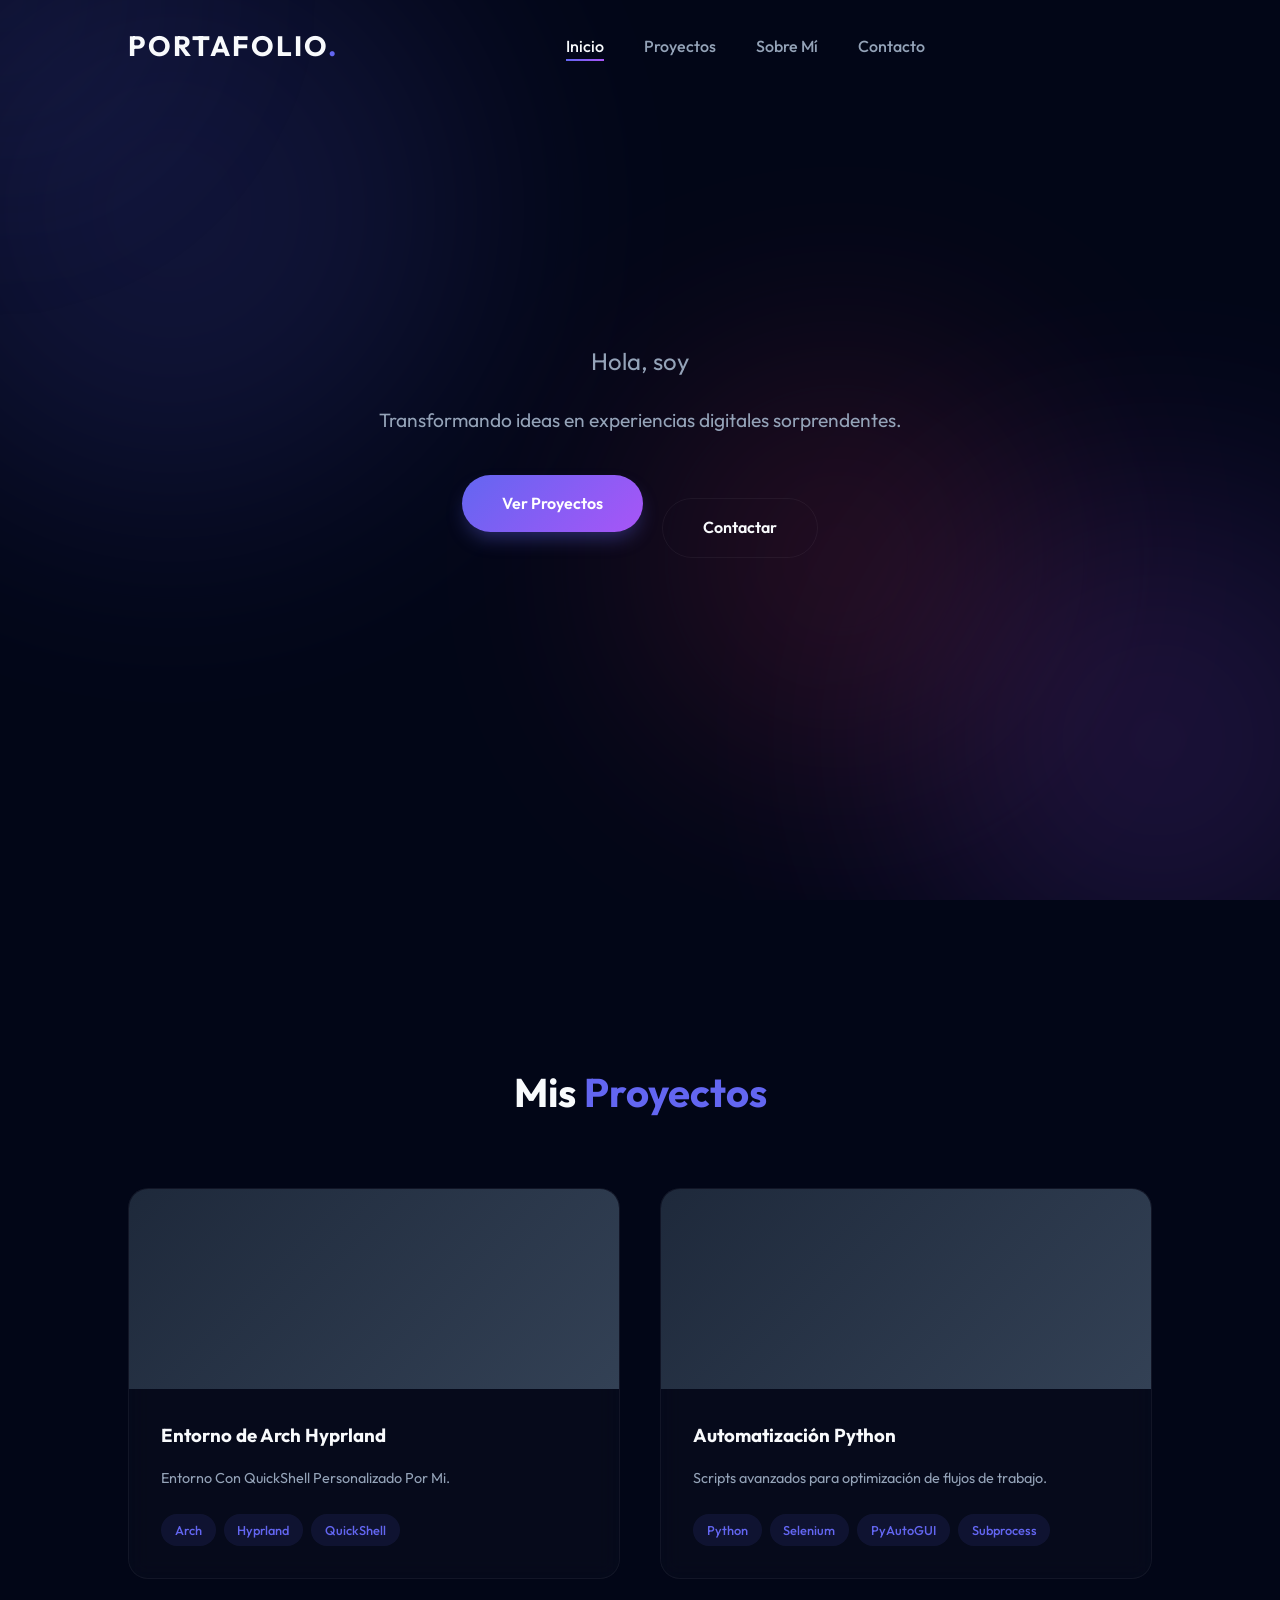
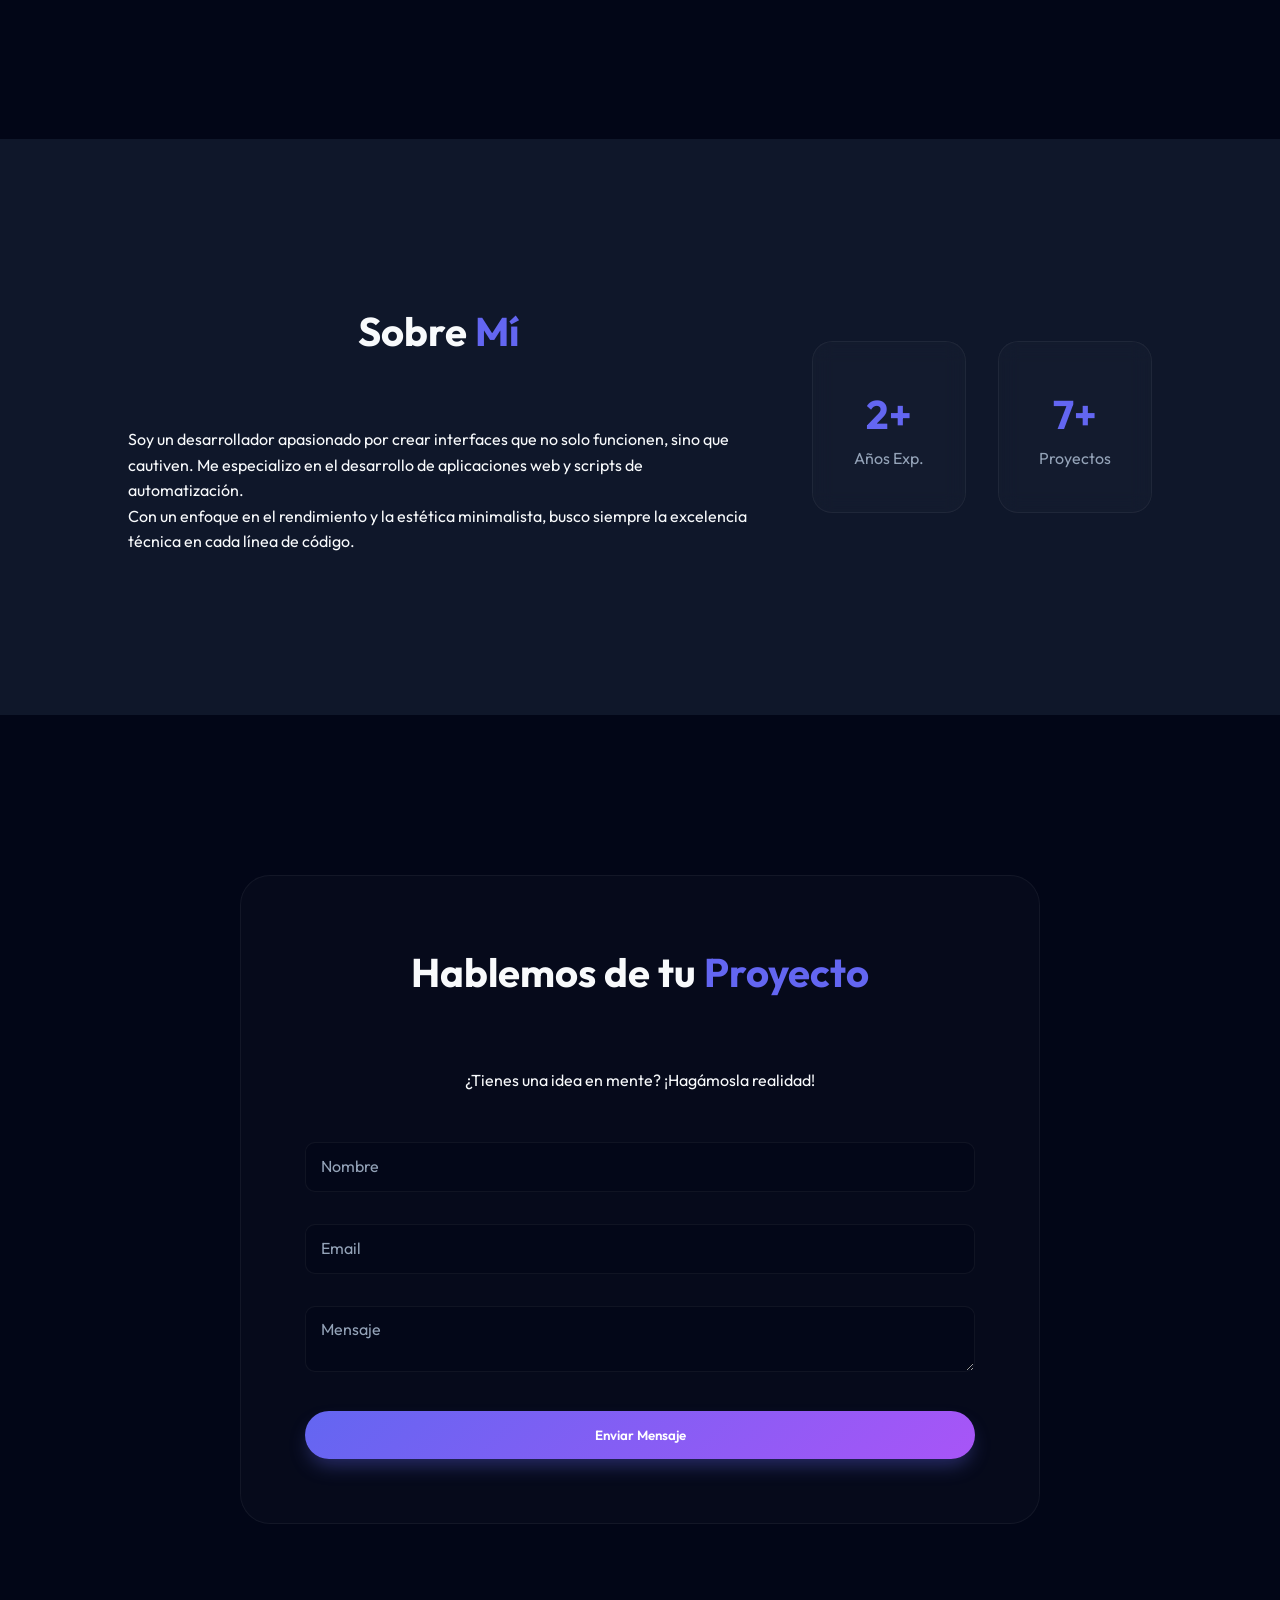
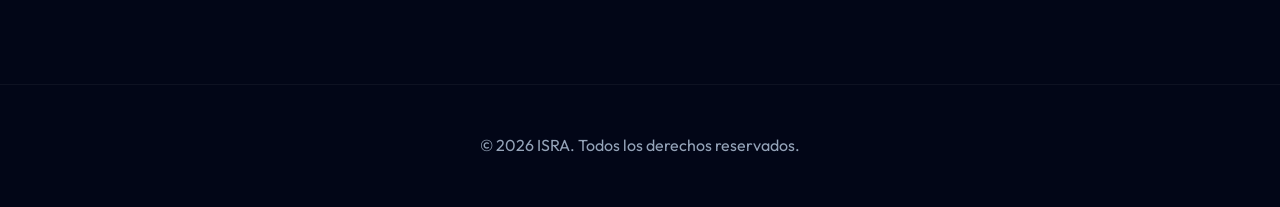
<file: index.html>
<!DOCTYPE html>
<html lang="es">

<head>
    <meta charset="UTF-8">
    <meta name="viewport" content="width=device-width, initial-scale=1.0">
    <meta name="description"
        content="Desarrollador Full Stack & Especialista en Automatización - Transformando ideas en experiencias digitales sorprendentes.">

    <!-- Open Graph / Facebook -->
    <meta property="og:type" content="website">
    <meta property="og:url" content="https://tu-usuario.github.io/portafolio/">
    <meta property="og:title" content="ISRA | Desarrollador Interactivo">
    <meta property="og:description" content="Explora mis proyectos y habilidades en desarrollo web y automatización.">
    <meta property="og:image" content="assets/hero-bg.png">

    <!-- Twitter -->
    <meta property="twitter:card" content="summary_large_image">
    <meta property="twitter:title" content="ISRA | Desarrollador Interactivo">
    <meta property="twitter:description"
        content="Explora mis proyectos y habilidades en desarrollo web y automatización.">
    <meta property="twitter:image" content="assets/hero-bg.png">

    <title>ISRA | Portafolio Interactivo</title>

    <!-- Favicon -->
    <link rel="icon" type="image/png" href="assets/favicon.png">

    <!-- Google Fonts -->
    <link href="https://fonts.googleapis.com/css2?family=Outfit:wght@300;400;600;700&display=swap" rel="stylesheet">
    <link rel="stylesheet" href="style.css">
</head>

<body>
    <div class="scroll-progress"></div>
    <div class="cursor-glow"></div>
    <div class="background-blobs">
        <div class="blob blob-1"></div>
        <div class="blob blob-2"></div>
        <div class="blob blob-3"></div>
    </div>

    <nav id="navbar">
        <div class="logo">PORTAFOLIO<span>.</span></div>
        <ul class="nav-links">
            <li><a href="#home" class="active">Inicio</a></li>
            <li><a href="#projects">Proyectos</a></li>
            <li><a href="#about">Sobre Mí</a></li>
            <li><a href="#contact">Contacto</a></li>
        </ul>
        <div class="menu-toggle" id="mobile-menu">
            <span class="bar"></span>
            <span class="bar"></span>
            <span class="bar"></span>
        </div>
    </nav>

    <header id="home" class="hero-section">
        <div class="hero-content">
            <h2 class="reveal-text">Hola, soy</h2>
            <h1 id="typing-text"></h1>
            <p class="reveal-text delay-1">Transformando ideas en experiencias digitales sorprendentes.</p>
            <div class="hero-btns reveal-text delay-2">
                <a href="#projects" class="btn btn-primary">Ver Proyectos</a>
                <a href="#contact" class="btn btn-secondary">Contactar</a>
            </div>
        </div>
        <div class="scroll-indicator">
            <div class="mouse"></div>
            <span></span>
        </div>
    </header>

    <main>
        <section id="projects" class="section">
            <div class="container">
                <h2 class="section-title reveal">Mis <span>Proyectos</span></h2>
                <div class="projects-grid">
                    <div class="project-card reveal-left">
                        <div class="project-img">
                            <div class="overlay"><span>Ver Detalles</span></div>
                        </div>
                        <div class="project-info">
                            <h3>Entorno de Arch Hyprland</h3>
                            <p>Entorno Con QuickShell Personalizado Por Mi.</p>
                            <div class="tags">
                                <span class="tag">Arch</span>
                                <span class="tag">Hyprland</span>
                                <span class="tag">QuickShell</span>
                            </div>
                        </div>
                    </div>
                    <div class="project-card reveal-right delay-1">
                        <div class="project-img">
                            <div class="overlay"><span>Ver Detalles</span></div>
                        </div>
                        <div class="project-info">
                            <h3>Automatización Python</h3>
                            <p>Scripts avanzados para optimización de flujos de trabajo.</p>
                            <div class="tags">
                                <span class="tag">Python</span>
                                <span class="tag">Selenium</span>
                                <span class="tag">PyAutoGUI</span>
                                <span class="tag">Subprocess</span>
                            </div>
                        </div>
                    </div>
                </div>
            </div>
        </section>

        <section id="about" class="section alt-bg">
            <div class="container about-flex">
                <div class="about-text reveal-left">
                    <h2 class="section-title">Sobre <span>Mí</span></h2>
                    <p>Soy un desarrollador apasionado por crear interfaces que no solo funcionen, sino que cautiven. Me
                        especializo en el desarrollo de aplicaciones web y scripts de automatización.</p>
                    <p>Con un enfoque en el rendimiento y la estética minimalista, busco siempre la excelencia técnica
                        en cada línea de código.</p>
                </div>
                <div class="about-stats reveal-right delay-1">
                    <div class="stat-item reveal-scale delay-2">
                        <span class="number">2+</span>
                        <span class="label">Años Exp.</span>
                    </div>
                    <div class="stat-item reveal-scale delay-3">
                        <span class="number">7+</span>
                        <span class="label">Proyectos</span>
                    </div>
                </div>
            </div>
        </section>

        <section id="contact" class="section">
            <div class="container">
                <div class="contact-card reveal-scale">
                    <h2 class="section-title reveal">Hablemos de tu <span>Proyecto</span></h2>
                    <p class="reveal delay-1">¿Tienes una idea en mente? ¡Hagámosla realidad!</p>
                    <form id="contact-form">
                        <div class="form-group reveal delay-1">
                            <input type="text" id="name" required placeholder=" ">
                            <label for="name">Nombre</label>
                        </div>
                        <div class="form-group reveal delay-2">
                            <input type="email" id="email" required placeholder=" ">
                            <label for="email">Email</label>
                        </div>
                        <div class="form-group reveal delay-3">
                            <textarea id="message" required placeholder=" "></textarea>
                            <label for="message">Mensaje</label>
                        </div>
                        <button type="submit" class="btn btn-primary reveal delay-4">Enviar Mensaje</button>
                    </form>
                </div>
            </div>
        </section>
    </main>

    <footer class="footer reveal">
        <p>&copy; 2026 ISRA. Todos los derechos reservados.</p>
    </footer>

    <script src="script.js"></script>
</body>

</html>
</file>
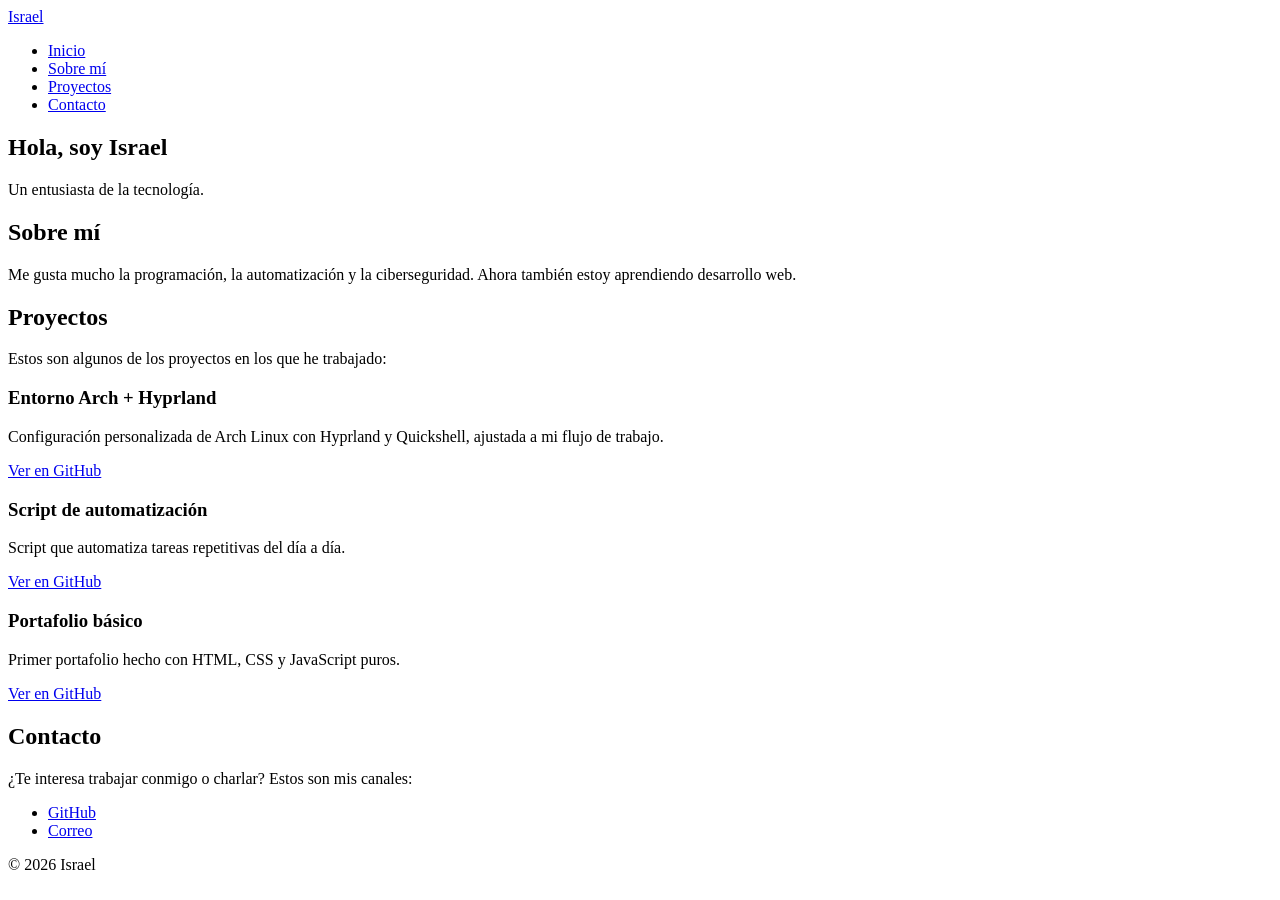
<file: paginas_web/index.html>
<!DOCTYPE html>
<html lang="es">

<head>
    <meta charset="UTF-8">
    <meta name="viewport" content="width=device-width, initial-scale=1.0">
    <title>Israel — Portafolio</title>
</head>

<body>
    <header>
        <a href="#inicio" class="logo">Israel</a>
        <nav>
            <ul>
                <li><a href="#inicio">Inicio</a></li>
                <li><a href="#sobre-mi">Sobre mí</a></li>
                <li><a href="#proyectos">Proyectos</a></li>
                <li><a href="#contacto">Contacto</a></li>
            </ul>
        </nav>
    </header>

    <main>
        <section id="inicio">
            <h1>Hola, soy Israel</h1>
            <p>Un entusiasta de la tecnología.</p>
        </section>

        <section id="sobre-mi">
            <h2>Sobre mí</h2>
            <p>Me gusta mucho la programación, la automatización y la ciberseguridad. Ahora también estoy aprendiendo
                desarrollo web.</p>
        </section>

        <section id="proyectos">
            <h2>Proyectos</h2>
            <p>Estos son algunos de los proyectos en los que he trabajado:</p>

            <article>
                <h3>Entorno Arch + Hyprland</h3>
                <p>Configuración personalizada de Arch Linux con Hyprland y Quickshell, ajustada a mi flujo de trabajo.
                </p>
                <a href="https://github.com/Khinmmad/isra_dotfiles">Ver en GitHub</a>
            </article>

            <article>
                <h3>Script de automatización</h3>
                <p>Script que automatiza tareas repetitivas del día a día.</p>
                <a href="https://github.com/Khinmmad/script-de-instalacion">Ver en GitHub</a>
            </article>

            <article>
                <h3>Portafolio básico</h3>
                <p>Primer portafolio hecho con HTML, CSS y JavaScript puros.</p>
                <a href="https://github.com/Khinmmad/portafolio">Ver en GitHub</a>
            </article>
        </section>

        <section id="contacto">
            <h2>Contacto</h2>
            <p>¿Te interesa trabajar conmigo o charlar? Estos son mis canales:</p>
            <ul>
                <li><a href="https://github.com/Khinmmad">GitHub</a></li>
                <li><a href="mailto:israelzermeno82@gmail.com">Correo</a></li>
            </ul>
        </section>
    </main>

    <footer>
        <p>© 2026 Israel</p>
    </footer>
</body>

</html>
</file>
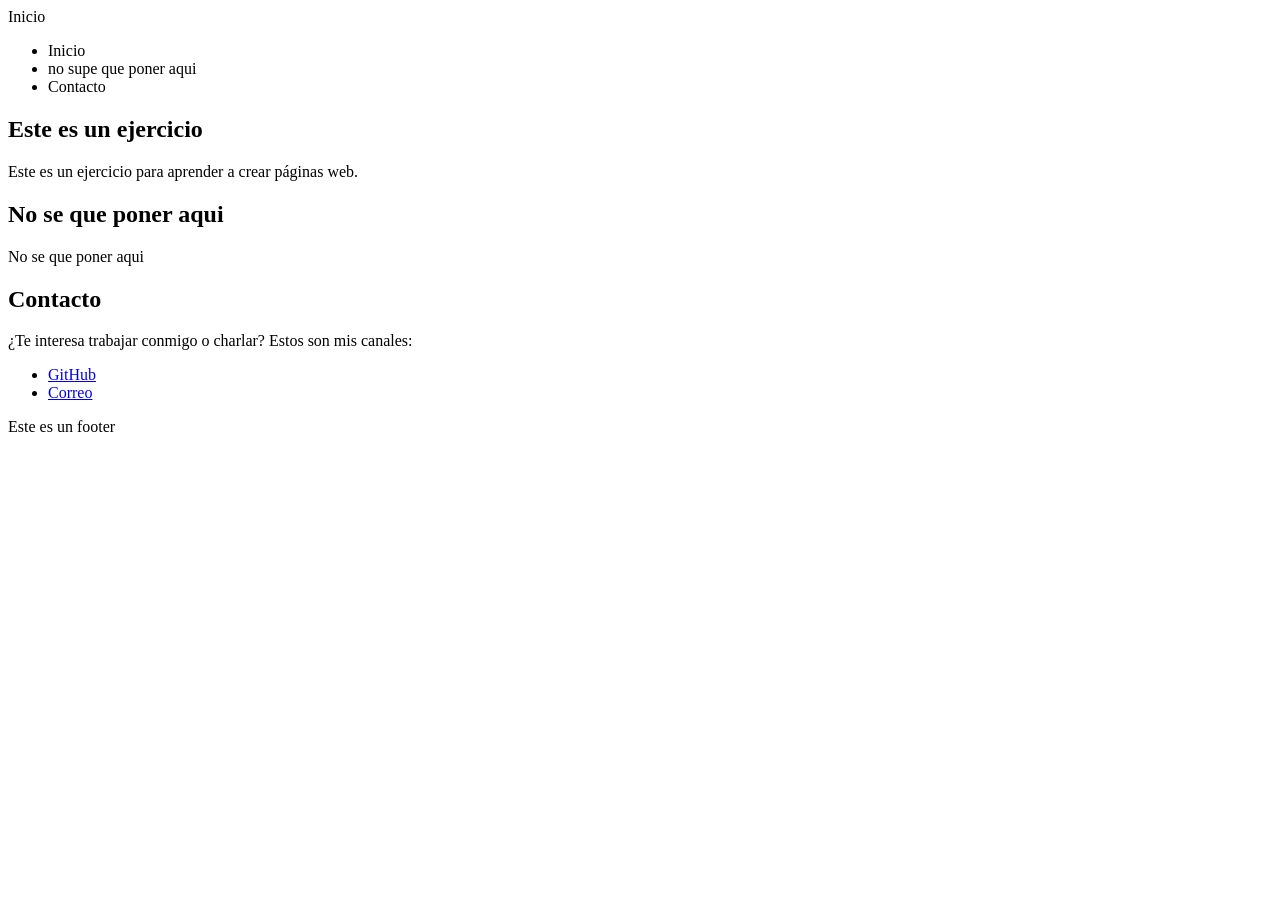
<file: paginas_web/prueba.html>
<!DOCTYPE html>
<html lang="es">

<head>
    <meta charset="UTF-8">
    <meta name="viewport" content="width=device-width, initial-scale=1.0">
    <title>Document</title>
</head>

<body>
    <header>
        <a herf="#inicio">Inicio</a>
        <nav>
            <ul>
                <li><a herf="#Inicio">Inicio</a></li>
                <li><a herf="#no-se-que-poner-aqui">no supe que poner aqui</a></li>
                <li><a herf="#contacto">Contacto</a></li>
            </ul>
        </nav>
    </header>
    <main>
        <section id="Inicio">
            <h1>Este es un ejercicio</h1>
            <p>Este es un ejercicio para aprender a crear páginas web.</p>
        </section>

        <section id="no-se-que-poner-aqui">
            <h2>No se que poner aqui</h2>
            <p>No se que poner aqui</p>
        </section>

        <section id="contacto">
            <h2>Contacto</h2>
            <p>¿Te interesa trabajar conmigo o charlar? Estos son mis canales:</p>
            <ul>
                <li><a href="https://github.com/Khinmmad">GitHub</a></li>
                <li><a href="mailto:[EMAIL_ADDRESS]">Correo</a></li>
            </ul>
        </section>
    </main>
    <footer>
        <p>Este es un footer</p>
    </footer>
</body>

</html>
</file>
<file: style.css>
:root {
    --primary-color: #6366f1;
    --secondary-color: #a855f7;
    --accent-color: #f43f5e;
    --bg-dark: #0f172a;
    --bg-darker: #020617;
    --text-light: #f8fafc;
    --text-muted: #94a3b8;
    --glass-bg: rgba(255, 255, 255, 0.02);
    --glass-border: rgba(255, 255, 255, 0.05);
    --glass-glow: rgba(99, 102, 241, 0.1);
    --transition: all 0.4s cubic-bezier(0.23, 1, 0.32, 1);
}

* {
    margin: 0;
    padding: 0;
    box-sizing: border-box;
    font-family: 'Outfit', sans-serif;
}

html {
    scroll-behavior: smooth;
}

body {
    background-color: var(--bg-darker);
    color: var(--text-light);
    line-height: 1.6;
    overflow-x: hidden;
}

/* Cursor Glow */
.cursor-glow {
    position: fixed;
    width: 600px;
    height: 600px;
    background: radial-gradient(circle, rgba(99, 102, 241, 0.08) 0%, transparent 70%);
    border-radius: 50%;
    pointer-events: none;
    z-index: -1;
    transform: translate(-50%, -50%);
    transition: width 0.3s, height 0.3s;
    filter: blur(40px);
}

/* Background Blobs */
.background-blobs {
    position: fixed;
    top: 0;
    left: 0;
    width: 100%;
    height: 100%;
    z-index: -2;
    overflow: hidden;
    background: var(--bg-darker);
}

.blob {
    position: absolute;
    width: 600px;
    height: 600px;
    background: linear-gradient(135deg, var(--primary-color), var(--secondary-color));
    filter: blur(120px);
    border-radius: 50%;
    opacity: 0.15;
    animation: move 25s infinite alternate ease-in-out;
}

.blob-1 {
    top: -10%;
    left: -10%;
    background: var(--primary-color);
    animation-delay: 0s;
}

.blob-2 {
    bottom: -10%;
    right: -10%;
    background: var(--secondary-color);
    animation-delay: -5s;
    width: 500px;
    height: 500px;
}

.blob-3 {
    top: 40%;
    left: 50%;
    background: var(--accent-color);
    animation-delay: -10s;
    width: 400px;
    height: 400px;
}

@keyframes move {
    0% { transform: translate(0, 0) scale(1); }
    33% { transform: translate(100px, 50px) scale(1.1); }
    66% { transform: translate(-50px, 120px) scale(0.9); }
    100% { transform: translate(0, 0) scale(1); }
}

/* Navbar */
nav {
    position: fixed;
    top: 0;
    width: 100%;
    padding: 1.5rem 10%;
    display: flex;
    justify-content: space-between;
    align-items: center;
    z-index: 1000;
    transition: var(--transition);
    background: transparent;
}

nav.scrolled {
    background: rgba(2, 6, 23, 0.7);
    backdrop-filter: blur(15px);
    padding: 0.8rem 10%;
    border-bottom: 1px solid var(--glass-border);
    box-shadow: 0 10px 30px -10px rgba(0, 0, 0, 0.3);
}

.logo {
    font-size: 1.75rem;
    font-weight: 700;
    letter-spacing: 2px;
}

.logo span {
    color: var(--primary-color);
}

.nav-links {
    display: flex;
    list-style: none;
    gap: 2.5rem;
}

.nav-links a {
    text-decoration: none;
    color: var(--text-muted);
    font-weight: 500;
    transition: var(--transition);
    position: relative;
}

.nav-links a:hover,
.nav-links a.active {
    color: var(--text-light);
}

.nav-links a::after {
    content: '';
    position: absolute;
    bottom: -5px;
    left: 0;
    width: 0;
    height: 2px;
    background: linear-gradient(90deg, var(--primary-color), var(--secondary-color));
    transition: var(--transition);
}

.nav-links a:hover::after,
.nav-links a.active::after {
    width: 100%;
}

/* Hero Section */
.hero-section {
    height: 100vh;
    display: flex;
    align-items: center;
    justify-content: center;
    text-align: center;
    position: relative;
    overflow: hidden;
}

.hero-content {
    max-width: 800px;
    padding: 0 2rem;
    z-index: 10;
}

.hero-content h2 {
    font-size: 1.5rem;
    font-weight: 400;
    color: var(--text-muted);
    margin-bottom: 1rem;
}

.hero-content h1 {
    font-size: 4rem;
    font-weight: 700;
    margin-bottom: 1.5rem;
    background: linear-gradient(to right, var(--text-light), var(--primary-color));
    -webkit-background-clip: text;
    -webkit-text-fill-color: transparent;
}

.hero-content p {
    font-size: 1.2rem;
    color: var(--text-muted);
    margin-bottom: 2.5rem;
}

.btn {
    padding: 1rem 2.5rem;
    border-radius: 50px;
    font-weight: 600;
    text-decoration: none;
    transition: var(--transition);
    display: inline-block;
}

.btn-primary {
    background: linear-gradient(135deg, var(--primary-color), var(--secondary-color));
    color: white;
    border: none;
    box-shadow: 0 10px 20px -5px rgba(99, 102, 241, 0.4);
    position: relative;
    overflow: hidden;
}

.btn-primary::before {
    content: '';
    position: absolute;
    top: 0;
    left: -100%;
    width: 100%;
    height: 100%;
    background: linear-gradient(90deg, transparent, rgba(255, 255, 255, 0.2), transparent);
    transition: 0.5s;
}

.btn-primary:hover::before {
    left: 100%;
}

.btn-primary:hover {
    transform: translateY(-5px) scale(1.02);
    box-shadow: 0 20px 40px -10px rgba(99, 102, 241, 0.6);
}

.btn-secondary {
    background: transparent;
    color: var(--text-light);
    border: 1px solid var(--glass-border);
    margin-left: 1rem;
    backdrop-filter: blur(5px);
}

.btn-secondary:hover {
    background: rgba(255, 255, 255, 0.05);
    border-color: var(--primary-color);
    transform: translateY(-3px);
}

/* Sections */
.section {
    padding: 10rem 10%;
}

.alt-bg {
    background-color: var(--bg-dark);
}

.container {
    max-width: 1200px;
    margin: 0 auto;
}

.section-title {
    font-size: 2.5rem;
    margin-bottom: 4rem;
    text-align: center;
}

.section-title span {
    color: var(--primary-color);
}

/* Project Cards */
.projects-grid {
    display: grid;
    grid-template-columns: repeat(auto-fit, minmax(350px, 1fr));
    gap: 2.5rem;
}

.project-card {
    background: var(--glass-bg);
    border: 1px solid var(--glass-border);
    border-radius: 20px;
    overflow: hidden;
    transition: var(--transition);
    backdrop-filter: blur(10px);
}

.project-card:hover {
    transform: translateY(-12px) scale(1.02);
    border-color: rgba(99, 102, 241, 0.5);
    background: rgba(255, 255, 255, 0.04);
    box-shadow: 0 20px 40px -15px rgba(0, 0, 0, 0.5);
}

.project-img {
    height: 200px;
    background: linear-gradient(135deg, #1e293b, #334155);
    position: relative;
    overflow: hidden;
}

.overlay {
    position: absolute;
    inset: 0;
    background: rgba(99, 102, 241, 0.8);
    display: flex;
    align-items: center;
    justify-content: center;
    opacity: 0;
    transition: var(--transition);
}

.project-card:hover .overlay {
    opacity: 1;
}

.project-info {
    padding: 2rem;
}

.project-info h3 {
    margin-bottom: 1rem;
}

.project-info p {
    color: var(--text-muted);
    font-size: 0.9rem;
    margin-bottom: 1.5rem;
}

.tags {
    display: flex;
    gap: 0.5rem;
}

.tag {
    background: rgba(99, 102, 241, 0.1);
    color: var(--primary-color);
    padding: 0.3rem 0.8rem;
    border-radius: 20px;
    font-size: 0.8rem;
    font-weight: 500;
    transition: var(--transition);
    border: 1px solid transparent;
}

.project-card:hover .tag {
    border-color: rgba(99, 102, 241, 0.3);
    background: rgba(99, 102, 241, 0.15);
    transform: translateY(-2px);
}

/* About Section */
.about-flex {
    display: flex;
    align-items: center;
    gap: 4rem;
}

.about-text {
    flex: 1;
}

.about-stats {
    display: grid;
    grid-template-columns: 1fr 1fr;
    gap: 2rem;
}

.stat-item {
    background: var(--glass-bg);
    padding: 2.5rem;
    border-radius: 20px;
    text-align: center;
    border: 1px solid var(--glass-border);
    backdrop-filter: blur(10px);
    transition: var(--transition);
}

.stat-item:hover {
    transform: translateY(-5px);
    background: rgba(255, 255, 255, 0.04);
    border-color: var(--primary-color);
}

.number {
    display: block;
    font-size: 2.5rem;
    font-weight: 700;
    color: var(--primary-color);
}

.label {
    color: var(--text-muted);
}

/* Contact Card */
.contact-card {
    background: var(--glass-bg);
    border: 1px solid var(--glass-border);
    padding: 4rem;
    border-radius: 30px;
    text-align: center;
    max-width: 800px;
    margin: 0 auto;
}

form {
    margin-top: 3rem;
    display: grid;
    gap: 2rem;
}

.form-group {
    position: relative;
}

input,
textarea {
    width: 100%;
    padding: 1rem;
    background: rgba(2, 6, 23, 0.5);
    border: 1px solid var(--glass-border);
    border-radius: 10px;
    color: white;
    outline: none;
    transition: var(--transition);
}

input:focus,
textarea:focus {
    border-color: var(--primary-color);
    background: rgba(2, 6, 23, 0.8);
}

label {
    position: absolute;
    left: 1rem;
    top: 50%;
    transform: translateY(-50%);
    color: var(--text-muted);
    pointer-events: none;
    transition: var(--transition);
}

textarea~label {
    top: 1.5rem;
}

input:focus~label,
input:not(:placeholder-shown)~label,
textarea:focus~label,
textarea:not(:placeholder-shown)~label {
    top: -10px;
    left: 10px;
    font-size: 0.8rem;
    color: var(--primary-color);
    background: var(--bg-darker);
    padding: 0 5px;
}

/* Footer */
.footer {
    padding: 3rem;
    text-align: center;
    border-top: 1px solid var(--glass-border);
    color: var(--text-muted);
}

/* Scroll Progress Bar */
.scroll-progress {
    position: fixed;
    top: 0;
    left: 0;
    height: 3px;
    width: 0%;
    background: linear-gradient(90deg, var(--primary-color), var(--secondary-color), var(--accent-color));
    z-index: 9999;
    transition: width 0.1s linear;
    box-shadow: 0 0 8px rgba(99, 102, 241, 0.6);
}

/* Animations */
.reveal {
    opacity: 0;
    transform: translateY(40px);
    transition: opacity 0.8s ease-out, transform 0.8s ease-out;
}

.reveal-left {
    opacity: 0;
    transform: translateX(-50px);
    transition: opacity 0.8s ease-out, transform 0.8s ease-out;
}

.reveal-right {
    opacity: 0;
    transform: translateX(50px);
    transition: opacity 0.8s ease-out, transform 0.8s ease-out;
}

.reveal-scale {
    opacity: 0;
    transform: scale(0.85) translateY(20px);
    transition: opacity 0.7s ease-out, transform 0.7s ease-out;
}

.reveal.active,
.reveal-left.active,
.reveal-right.active,
.reveal-scale.active {
    opacity: 1;
    transform: none;
}

.reveal-text {
    opacity: 0;
    animation: fadeInUp 0.8s forwards;
}

.delay-1 {
    animation-delay: 0.2s;
    transition-delay: 0.15s;
}

.delay-2 {
    animation-delay: 0.4s;
    transition-delay: 0.3s;
}

.delay-3 {
    animation-delay: 0.6s;
    transition-delay: 0.45s;
}

.delay-4 {
    animation-delay: 0.8s;
    transition-delay: 0.6s;
}

@keyframes fadeInUp {
    from {
        opacity: 0;
        transform: translateY(20px);
    }

    to {
        opacity: 1;
        transform: translateY(0);
    }
}

/* Mobile Responsive */
@media (max-width: 768px) {
    .nav-links {
        display: none;
    }

    .hero-content h1 {
        font-size: 2.5rem;
    }

    .about-flex {
        flex-direction: column;
    }

    .section {
        padding: 5rem 5%;
    }
}
</file>
